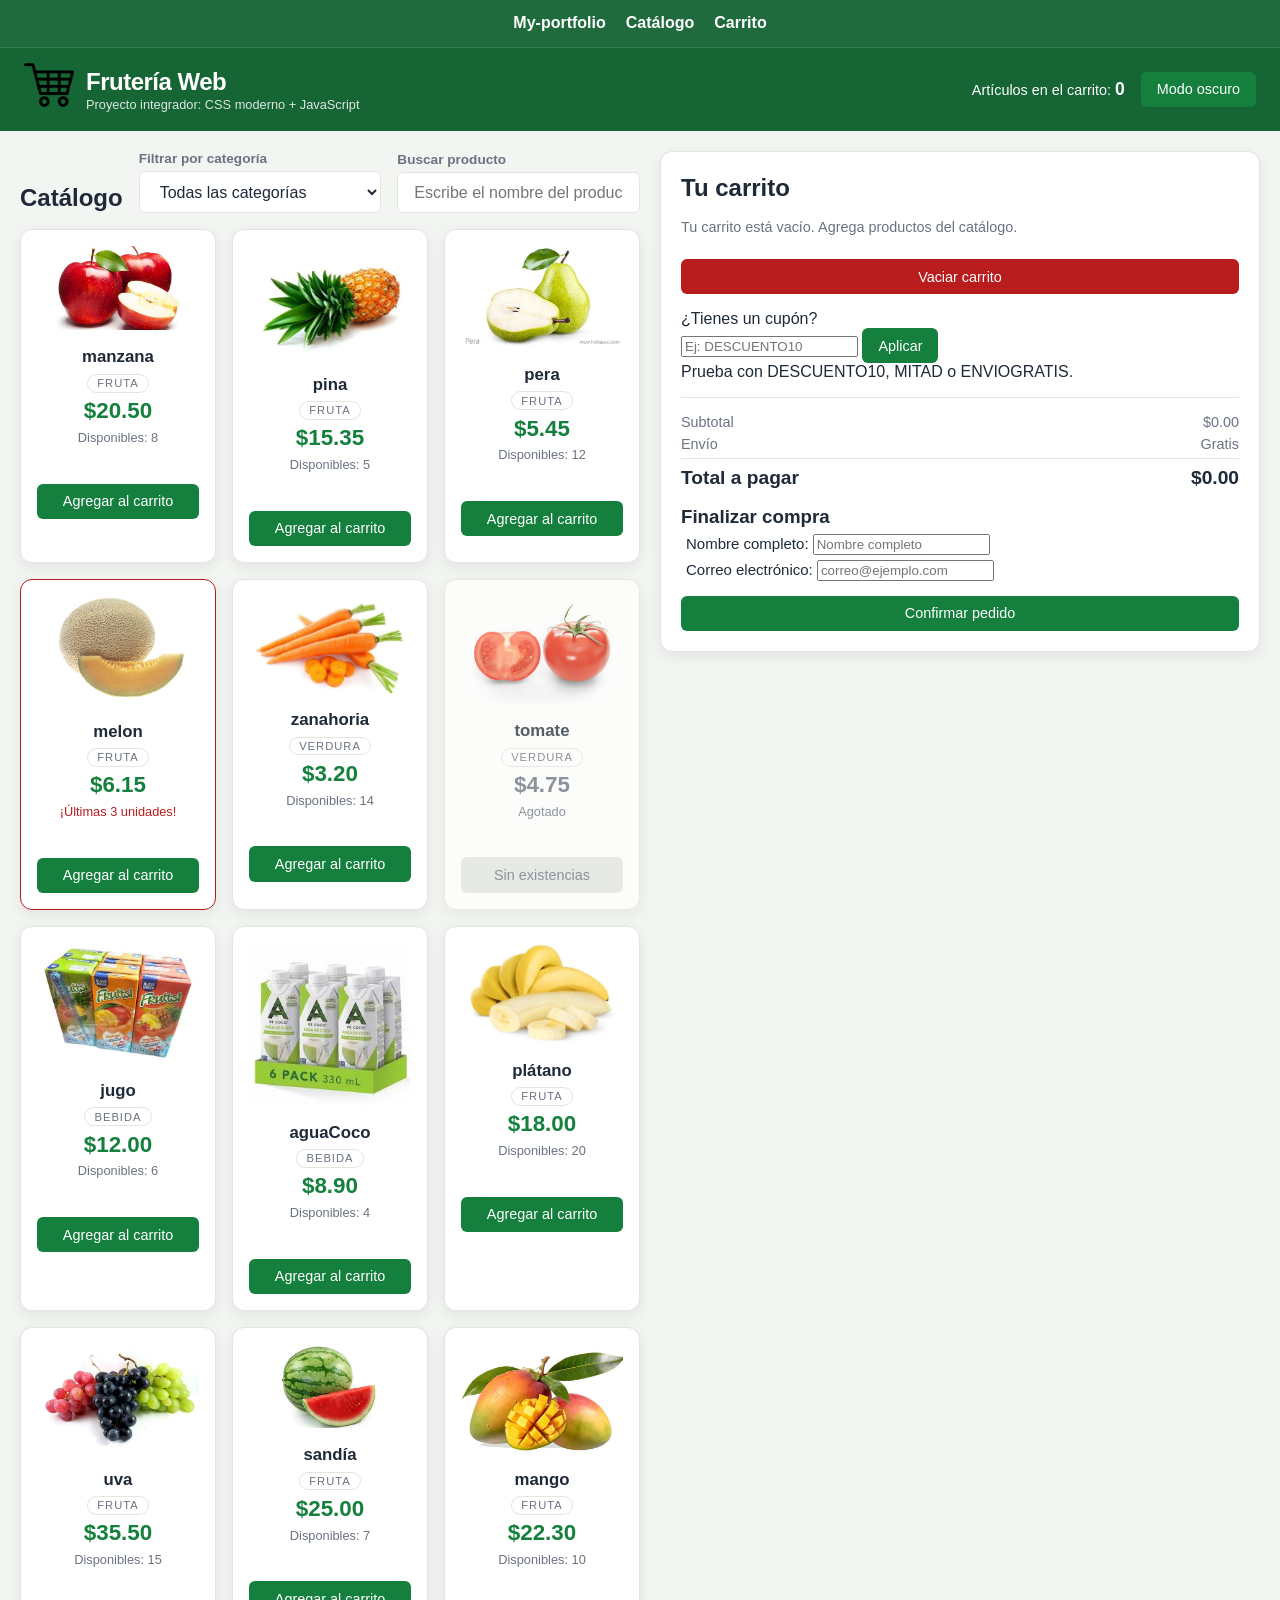
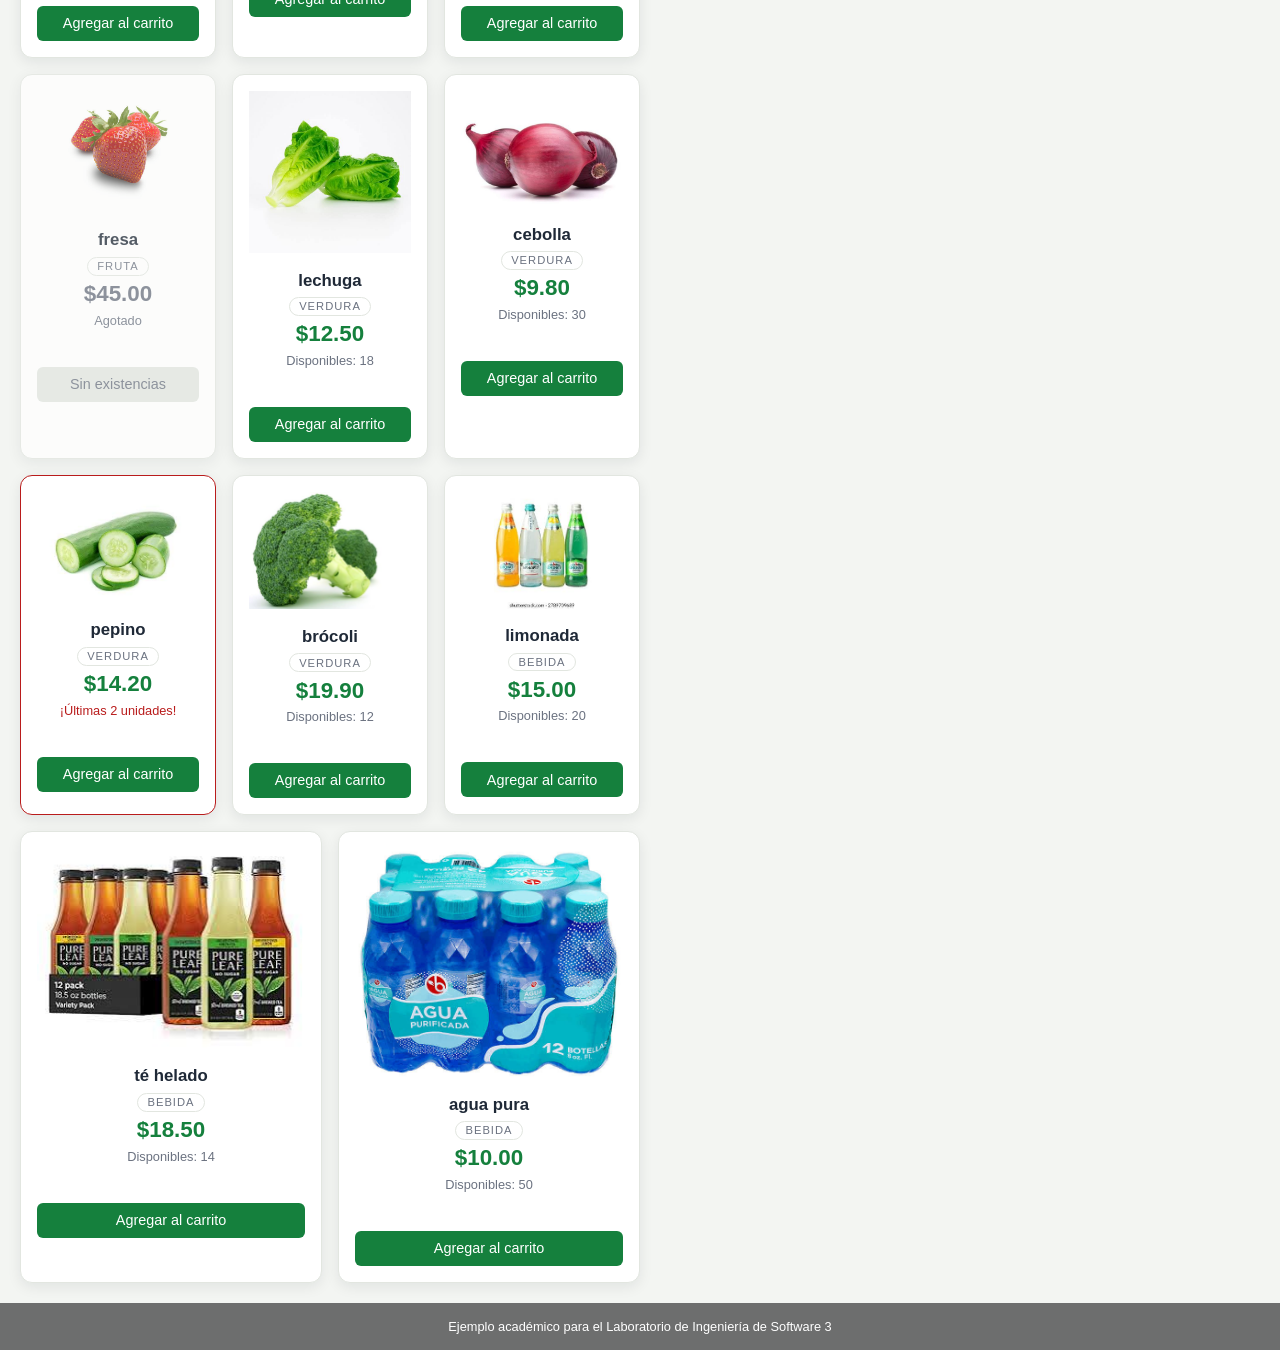
<file: mini-project/index.html>
<!DOCTYPE html>
<html lang="es">
<head>
    <meta charset="UTF-8">
    <meta name="viewport" content="width=device-width, initial-scale=1.0">
    <title>Tienda de productos | Proyecto integrador</title>

    <!-- Hoja de estilos externa -->
    <link rel="stylesheet" href="style.css">

    <script src="script.js" defer></script>
</head>

<body>
    <nav class="mini-nav" aria-label="Navegación del mini proyecto">
        <a href="../index.html">My-portfolio</a>
        <a href="#catalogo">Catálogo</a>
        <a href="#carrito">Carrito</a>
    </nav>

    <!-- ==================================================================
         CABECERA
         ================================================================== -->
    <header class="cabecera">
        <div class="zona-marca">
            <span class="logo">
                <img src="images/carrito.png" alt="Logo de la frutería" width="50" height="50">
            </span>
            <div>
                <h1>Frutería Web</h1>
                <p class="subtitulo">Proyecto integrador: CSS moderno + JavaScript</p>
            </div>
        </div>

        <div class="zona-acciones">
            <p class="contador-cabecera">
                Artículos en el carrito: <span id="contador-carrito">0</span>
            </p>
            <button id="btn-tema" class="boton boton-secundario">Modo oscuro</button>
        </div>
    </header>

    <!-- Aviso de conexión: JavaScript lo muestra con los eventos online/offline -->
    <p id="aviso-conexion" class="aviso-conexion oculto">
        Sin conexión a internet. Puedes seguir navegando, pero no podrás confirmar el pedido.
    </p>

    <!-- ==================================================================
         CONTENIDO PRINCIPAL: catálogo (izquierda) + carrito (derecha)
         ================================================================== -->
    <main class="contenedor-principal">

        <!-- ---------- COLUMNA IZQUIERDA: CATÁLOGO ---------- -->
        <section class="columna-catalogo " id="catalogo">

            <div class="barra-filtros">
                <h2>Catálogo</h2>

                <div class="grupo-filtro">
                    <label for="filtro-categoria">Filtrar por categoría</label>
                    <select id="filtro-categoria">
                        <option value="todos">Todas las categorías</option>
                        <option value="fruta">Frutas</option>
                        <option value="verdura">Verduras</option>
                        <option value="bebida">Bebidas</option>
                    </select>
                </div>

                <div class="grupo-filtro">
                    <label for="buscar-producto">Buscar producto</label>
                    <input type="text" id="buscar-producto" placeholder="Escribe el nombre del producto" autocomplete="off">
                </div>
            </div>

            <!-- Este contenedor llega VACÍO desde el HTML.
                 JavaScript crea y agrega aquí cada tarjeta de producto. -->
            <div id="lista-productos" class="grid-productos"></div>
        </section>

        <!-- ---------- COLUMNA DERECHA: CARRITO ---------- -->
        <aside class="panel-carrito" id="carrito">
            <h2>Tu carrito</h2>

            <!-- Las líneas del carrito también se generan desde JavaScript -->
            <div id="items-carrito" class="lista-carrito"></div>

            <button id="btn-vaciar-carrito" class="boton boton-secundario boton-vaciar" type="button">
                Vaciar carrito
            </button>

            <!-- Zona de cupones -->
            <div class="zona-descuento">
                <label for="input-descuento">¿Tienes un cupón?</label>
                <div class="fila-descuento">
                    <input type="text" id="input-descuento" placeholder="Ej: DESCUENTO10">
                    <button id="btn-aplicar-descuento" class="boton">Aplicar</button>
                </div>
                <p class="ayuda">Prueba con DESCUENTO10, MITAD o ENVIOGRATIS.</p>
            </div>

            <!-- Resumen de la compra -->
            <div class="resumen">
                <p class="linea-resumen">
                    <span>Subtotal</span>
                    <span id="texto-subtotal">$0</span>
                </p>
                <p class="linea-resumen oculto" id="linea-descuento">
                    <span>Descuento</span>
                    <span id="texto-descuento">$0</span>
                </p>
                <p class="linea-resumen">
                    <span>Envío</span>
                    <span id="texto-envio">$0</span>
                </p>
                <p class="linea-resumen linea-total">
                    <span>Total a pagar</span>
                    <span id="texto-total">$0</span>
                </p>
            </div>

            <!-- Formulario de compra: al enviarlo evitamos la recarga con preventDefault() -->
            <form id="form-compra" class="form-compra">
                <h3>Finalizar compra</h3>
                <label for="input-nombre" style="font-size: 15px; display: block; margin: 5px;">Nombre completo:
                    <input type="text" id="input-nombre" placeholder="Nombre completo" required>
                </label>

                <label for="input-correo" style="font-size: 15px; display: block; margin: 5px;">Correo electrónico:
                    <input type="email" id="input-correo" placeholder="correo@ejemplo.com" required>
                </label>
                <button type="submit" class="boton boton-bloque">Confirmar pedido</button>
            </form>

            <!-- Mensajes del sistema (éxito / error / información) -->
            <p id="mensaje-sistema" class="mensaje oculto"></p>

            <!-- Comprobante del pedido: se llena desde JavaScript -->
            <div id="panel-boleta" class="boleta oculto"></div>
        </aside>

    </main>

    <footer class="pie">
        <p>Ejemplo académico para el Laboratorio de Ingeniería de Software 3</p>
    </footer>

</body>
</html>
</file>
<file: mini-project/style.css>
/* =========================================================================
   TIENDA DE PRODUCTOS - VERSIÓN 1
   Solo se usan herramientas de la guía: variables CSS, calc(),
   unidades de viewport y Flexbox.
   ========================================================================= */


/* 1. TOKENS DE DISEÑO (ámbito global) --------------------------------------
   :root equivale a la etiqueta <html>: todo el documento hereda estos valores. */
:root {
    --color-primario: #15803d;
    --color-texto-boton: #ffffff;
    --color-cabecera: #166534;
    --color-texto: #1f2937;
    --color-texto-suave: #6b7280;
    --color-fondo: #f3f5f2;
    --color-superficie: #ffffff;
    --color-borde: #e2e6e0;

    --color-exito: #15803d;
    --fondo-exito: #dcfce7;
    --color-error: #b91c1c;
    --fondo-error: #fee2e2;

    /* Escala de espaciado: todo el diseño se calcula a partir de este número */
    --espaciado-base: 16px;
    --radio: 12px;
    --sombra: 0 4px 14px rgba(15, 23, 42, 0.08);
}


/* -------------------------------------------------------------------------
   2. REASIGNACIÓN LOCAL DE VARIABLES: EL TEMA OSCURO
   JavaScript solo agrega la clase "tema-oscuro" al <body>. No cambia ni un
   color a mano: al redefinir los tokens aquí, TODOS los elementos que usan
   var() se repintan automáticamente.
   ------------------------------------------------------------------------- */
.tema-oscuro {
    --color-primario: #4ade80;
    --color-texto-boton: #052e16; /* sobre verde claro el texto debe ser oscuro */
    --color-cabecera: #0b2f1f;
    --color-texto: #e5e7eb;
    --color-texto-suave: #9ca3af;
    --color-fondo: #0f172a;
    --color-superficie: #1e293b;
    --color-borde: #334155;

    --color-exito: #4ade80;
    --fondo-exito: #14532d;
    --color-error: #fca5a5;
    --fondo-error: #4c1d1d;
    --color-info: #93c5fd;
    --fondo-info: #1e3a8a;

    --sombra: 0 4px 14px rgba(0, 0, 0, 0.45);
}




/* =========================================================================
   NUEVO EN LA VERSIÓN 2: EL PANEL DEL CARRITO
   ========================================================================= */

/* La cabecera ahora tiene dos zonas, así que se reparten el ancho */
.cabecera {
    flex-wrap: wrap;
    justify-content: space-between;
}

.zona-acciones {
    display: flex;
    align-items: center;
    gap: var(--espaciado-base);
}

.contador-cabecera { font-size: calc(var(--espaciado-base) * 0.9); }

#contador-carrito {
    font-weight: bold;
    font-size: calc(var(--espaciado-base) * 1.1);
}

/* Ahora hay dos columnas: catálogo (crece 3) y carrito (crece 1).
   Con flex-wrap, en pantallas angostas el carrito baja solo. */
.contenedor-principal { align-items: flex-start; }

.columna-catalogo { flex: 3 1 340px; }

.barra-filtros {
    display: flex;
    flex-wrap: wrap;
    gap: var(--espaciado-base);
    align-items: end;
    justify-content: space-between;
}

.grupo-filtro {
    display: flex;
    flex: 1 1 220px;
    flex-direction: column;
    gap: calc(var(--espaciado-base) * 0.35);
}

.grupo-filtro label {
    font-size: calc(var(--espaciado-base) * 0.85);
    color: var(--color-texto-suave);
    font-weight: 600;
}

.grupo-filtro select,
.grupo-filtro input {
    width: 100%;
    font: inherit;
    padding: calc(var(--espaciado-base) * 0.65) var(--espaciado-base);
    border: 1px solid var(--color-borde);
    border-radius: calc(var(--radio) / 2);
    background-color: var(--color-superficie);
    color: var(--color-texto);
}

.sin-resultados {
    width: 100%;
    padding: var(--espaciado-base);
    border: 1px dashed var(--color-borde);
    border-radius: var(--radio);
    color: var(--color-texto-suave);
    background-color: var(--color-superficie);
    text-align: center;
}

.panel-carrito {
    flex: 1 1 300px;
    background-color: var(--color-superficie);
    border: 1px solid var(--color-borde);
    border-radius: var(--radio);
    box-shadow: var(--sombra);
    padding: calc(var(--espaciado-base) * 1.25);

    display: flex;
    flex-direction: column;
    gap: var(--espaciado-base);
}

.lista-carrito {
    display: flex;
    flex-direction: column;
    gap: calc(var(--espaciado-base) * 0.5);

    /* svh divide la altura de la pantalla "pequeña" (con la barra del
       navegador visible), así la lista nunca empuja al resto del panel */
    max-height: calc(100svh / 3);
    overflow-y: auto;
}

.linea-carrito {
    display: flex;
    align-items: center;
    justify-content: space-between;
    gap: calc(var(--espaciado-base) * 0.5);
    border-bottom: 1px solid var(--color-borde);
    padding-bottom: calc(var(--espaciado-base) * 0.5);
}

.nombre-linea {
    font-size: calc(var(--espaciado-base) * 0.95);
    font-weight: bold;
}

.detalle-linea {
    font-size: calc(var(--espaciado-base) * 0.8);
    color: var(--color-texto-suave);
}

.controles-linea {
    display: flex;
    align-items: center;
    gap: calc(var(--espaciado-base) * 0.25);
}

/* Botones pequeños de + / − / ✕ */
.boton-mini {
    font-family: inherit;
    font-size: calc(var(--espaciado-base) * 0.85);
    width: calc(var(--espaciado-base) * 1.75);
    height: calc(var(--espaciado-base) * 1.75);
    background-color: var(--color-fondo);
    color: var(--color-texto);
    border: 1px solid var(--color-borde);
    border-radius: calc(var(--radio) / 2);
    cursor: pointer;
}

.boton-quitar { color: var(--color-error); }

.carrito-vacio {
    color: var(--color-texto-suave);
    font-size: calc(var(--espaciado-base) * 0.9);
}

.mini-dato {
    font-size: calc(var(--espaciado-base) * 0.75);
    color: var(--color-primario);
    min-height: calc(var(--espaciado-base) * 1.1);
}

.resumen {
    display: flex;
    flex-direction: column;
    gap: calc(var(--espaciado-base) * 0.35);
    border-top: 1px solid var(--color-borde);
    padding-top: var(--espaciado-base);
}

.linea-resumen {
    display: flex;
    justify-content: space-between;
    font-size: calc(var(--espaciado-base) * 0.9);
    color: var(--color-texto-suave);
}

.linea-total {
    font-size: calc(var(--espaciado-base) * 1.2);
    font-weight: bold;
    color: var(--color-texto);
    border-top: 1px solid var(--color-borde);
    padding-top: calc(var(--espaciado-base) * 0.5);
}




/* 2. BASE ------------------------------------------------------------------ */
* {
    box-sizing: border-box;
}

body {
    font-family: "Segoe UI", "Helvetica Neue", Arial, sans-serif;
    color: var(--color-texto);
    background-color: var(--color-fondo);
    margin: 0;

    /* dvh: la altura se adapta cuando la barra del navegador móvil
       aparece o desaparece */
    min-height: 100dvh;
}

h1, h2, h3 { margin: 0; line-height: 1.3; }
p { margin: 0; }


/* 3. CABECERA -------------------------------------------------------------- */
.mini-nav {
    display: flex;
    align-items: center;
    justify-content: center;
    gap: 1.25rem;
    padding: 0.9rem 1.2rem;
    background: rgba(22, 101, 52, 0.95);
    border-bottom: 1px solid rgba(255, 255, 255, 0.1);
    flex-wrap: wrap;
}

.mini-nav a {
    color: #ffffff;
    text-decoration: none;
    font-weight: 600;
    transition: opacity 0.2s ease;
}

.mini-nav a:hover {
    opacity: 0.8;
}

.cabecera {
    background-color: var(--color-cabecera);
    color: #ffffff;
    display: flex;
    align-items: center;
    gap: var(--espaciado-base);
    padding: calc(var(--espaciado-base) * 0.75) calc(var(--espaciado-base) * 1.5);
}

.zona-marca {
    display: flex;
    align-items: center;
    gap: calc(var(--espaciado-base) * 0.75);
}

.logo { font-size: calc(var(--espaciado-base) * 2.25); }

.cabecera h1 {
    font-size: calc(var(--espaciado-base) * 1.5);
    letter-spacing: -0.5px;
}

.subtitulo {
    font-size: calc(var(--espaciado-base) * 0.8);
    opacity: 0.85;
}


/* 4. ESTRUCTURA PRINCIPAL (Flexbox) ---------------------------------------- */
.contenedor-principal {
    display: flex;
    flex-wrap: wrap;
    gap: calc(var(--espaciado-base) * 1.25);
    padding: calc(var(--espaciado-base) * 1.25);
}

.columna-catalogo {
    flex: 1 1 320px;
    display: flex;
    flex-direction: column;
    gap: var(--espaciado-base);
}


/* 5. TARJETAS DE PRODUCTO (las crea JavaScript) ---------------------------- */
.grid-productos {
    display: flex;
    flex-wrap: wrap;
    gap: var(--espaciado-base);
}

.tarjeta {
    /* crecer / encoger / ancho base: con este ancho base caben 4 tarjetas
       por fila en pantallas grandes y menos en pantallas pequeñas */
    flex: 1 1 160px;
    background-color: var(--color-superficie);
    border: 1px solid var(--color-borde);
    border-radius: var(--radio);
    box-shadow: var(--sombra);
    padding: var(--espaciado-base);
    text-align: center;

    display: flex;
    flex-direction: column;
    gap: calc(var(--espaciado-base) * 0.35);
}

/* ÁMBITO LOCAL EN ACCIÓN: al agotarse el producto, JavaScript agrega la clase
   "agotada" y aquí redefinimos --color-primario SOLO dentro de esa tarjeta.
   El precio que está adentro se apaga solo. */
.tarjeta.agotada {
    --color-primario: var(--color-texto-suave);
    opacity: 0.75;
}

.tarjeta.poco-stock {
    --color-estado: var(--color-error);
    border-color: var(--color-error);
}

.icono-producto { font-size: calc(var(--espaciado-base) * 3); }

.nombre-producto { font-size: calc(var(--espaciado-base) * 1.05); }

.etiqueta-categoria {
    align-self: center;
    font-size: calc(var(--espaciado-base) * 0.7);
    text-transform: uppercase;
    letter-spacing: 1px;
    color: var(--color-texto-suave);
    border: 1px solid var(--color-borde);
    border-radius: calc(var(--radio) * 2);
    padding: calc(var(--espaciado-base) * 0.15) calc(var(--espaciado-base) * 0.6);
}

.precio-producto {
    font-size: calc(var(--espaciado-base) * 1.4);
    font-weight: bold;
    color: var(--color-primario);
}

.estado-stock {
    font-size: calc(var(--espaciado-base) * 0.8);
    /* Fallback: si la tarjeta no definió --color-estado, se usa el color suave */
    color: var(--color-estado, var(--color-texto-suave));
}


/* 6. BOTONES --------------------------------------------------------------- */
.boton {
    font-family: inherit;
    font-size: calc(var(--espaciado-base) * 0.9);
    background-color: var(--color-primario);
    color: var(--color-texto-boton);
    border: none;
    border-radius: calc(var(--radio) / 2);
    padding: calc(var(--espaciado-base) * 0.6) var(--espaciado-base);
    cursor: pointer;
}

.boton-bloque {
    width: 100%;
    margin-top: 10px;
}

.boton-vaciar {
    width: 100%;
    margin-top: 0.5rem;
    background-color: #b91c1c;
    color: #ffffff;
}

.boton:disabled {
    background-color: var(--color-borde);
    color: var(--color-texto-suave);
    cursor: not-allowed;
}


/* 7. MENSAJES DEL SISTEMA -------------------------------------------------- */
.mensaje {
    font-size: calc(var(--espaciado-base) * 0.85);
    font-weight: bold;
    color: var(--color-estado, var(--color-texto));
    background-color: var(--fondo-estado, var(--color-superficie));
    border-left: 4px solid var(--color-estado, var(--color-borde));
    border-radius: calc(var(--radio) / 3);
    padding: calc(var(--espaciado-base) * 0.6);
}

.mensaje-exito {
    --color-estado: var(--color-exito);
    --fondo-estado: var(--fondo-exito);
}

.mensaje-error {
    --color-estado: var(--color-error);
    --fondo-estado: var(--fondo-error);
}


/* 8. PIE Y CLASES DE ESTADO ------------------------------------------------ */
.pie {
    text-align: center;
    color: #ffffff;
    font-size: calc(var(--espaciado-base) * 0.8);
    padding: var(--espaciado-base);
    background-color:#6d6e6e;
}

/* Clase de estado que JavaScript agrega y quita con classList */
.oculto {
    display: none;
}
</file>
